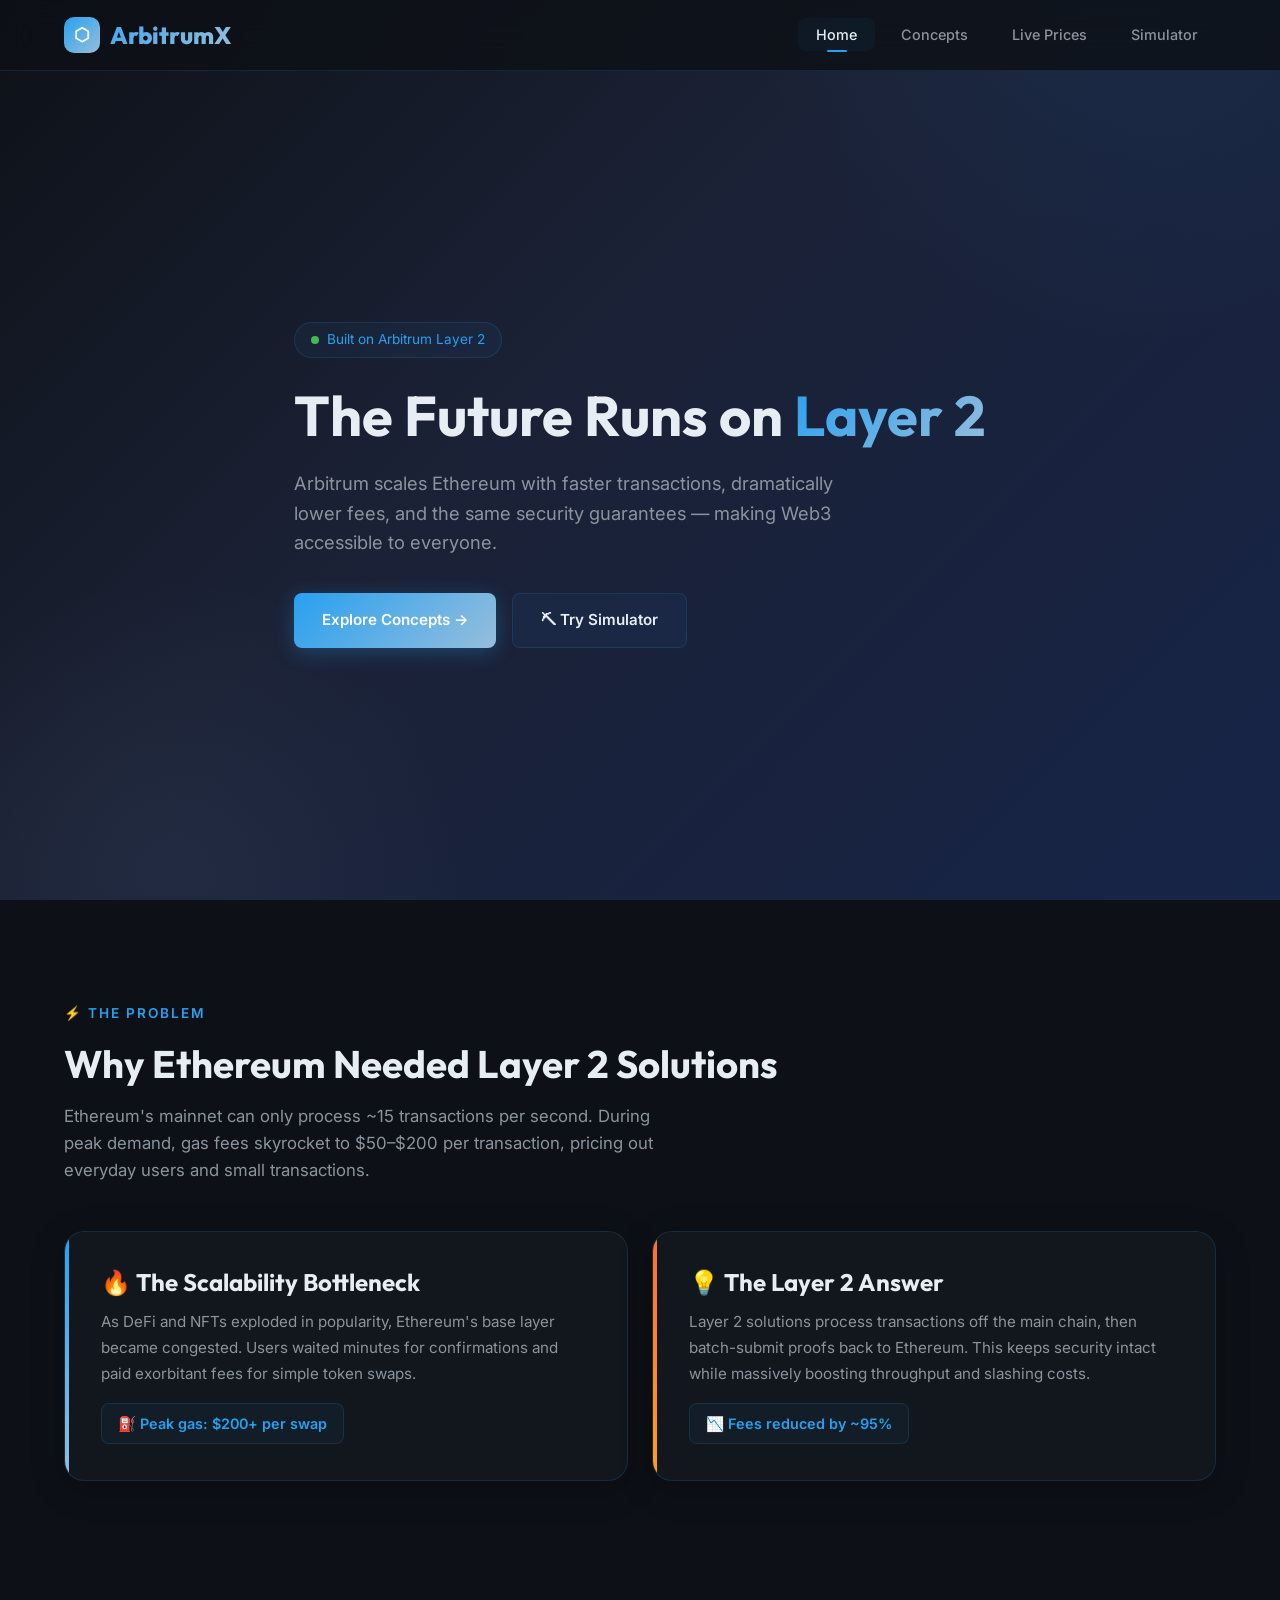
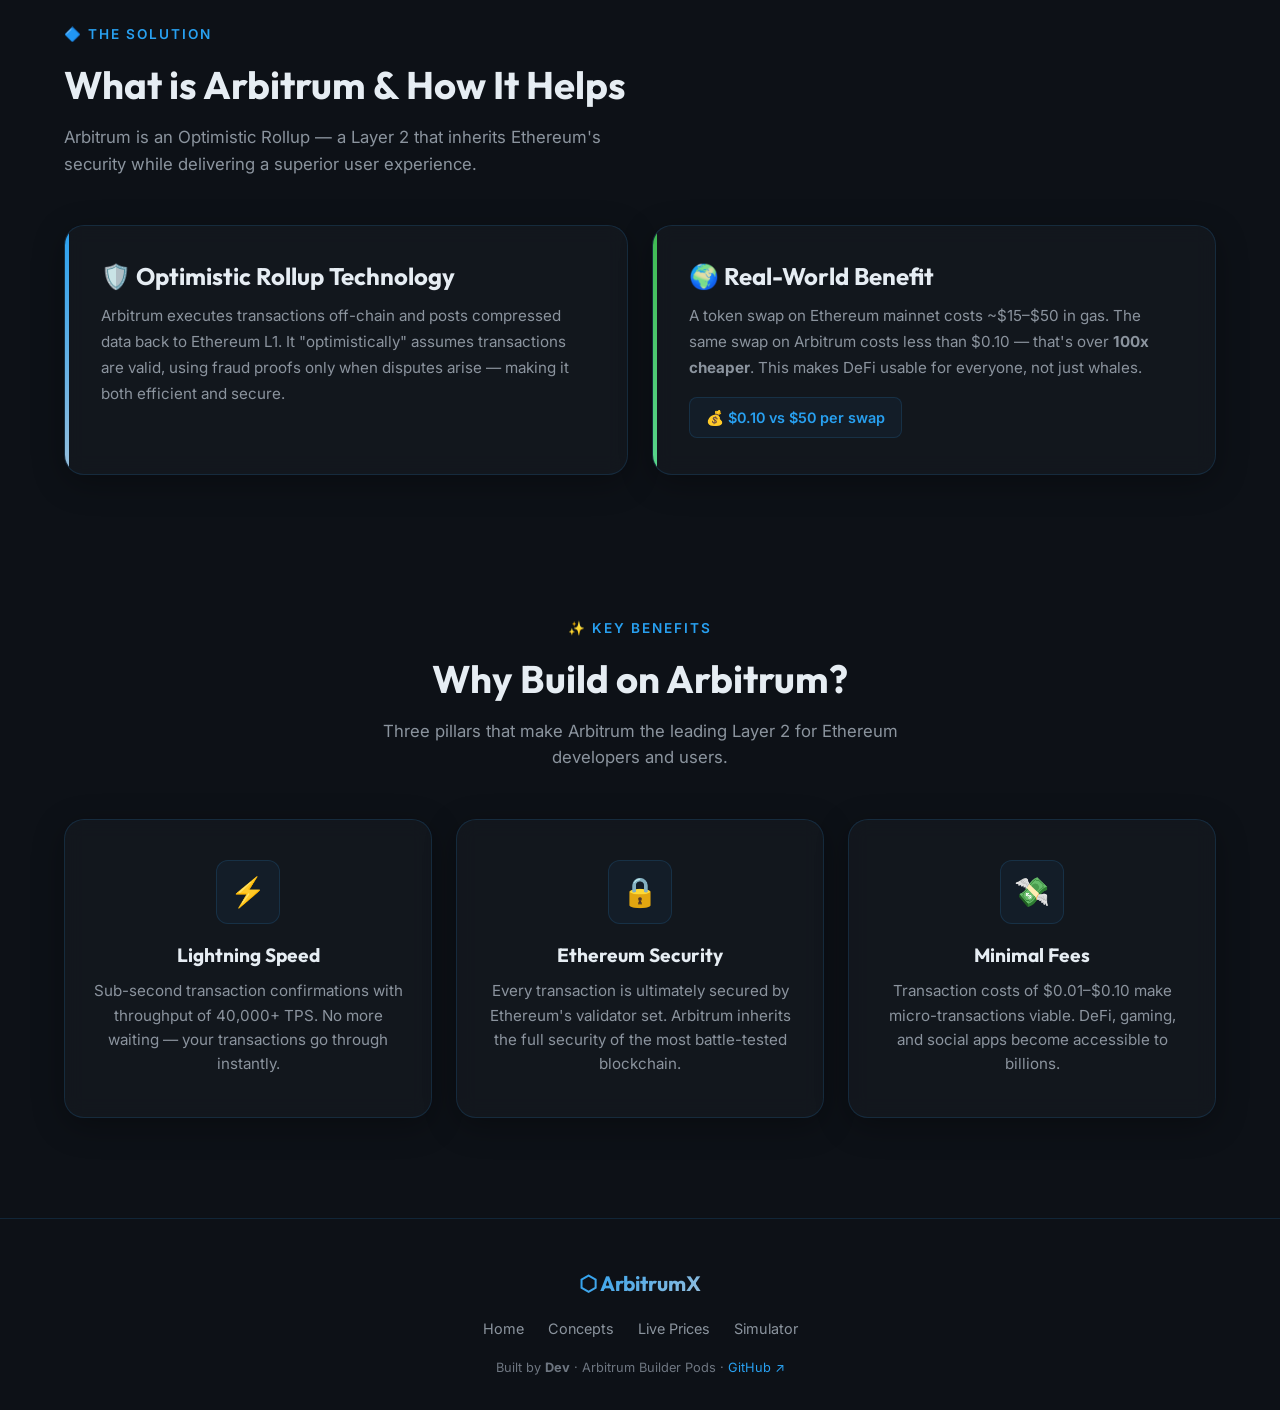
<file: index.html>
<!DOCTYPE html>
<html lang="en">
<head>
  <meta charset="UTF-8" />
  <meta name="viewport" content="width=device-width, initial-scale=1.0" />
  <title>ArbitrumX — The Future Runs on Layer 2</title>
  <meta name="description" content="Explore Arbitrum Layer 2 scaling for Ethereum. Learn Web3 concepts, track live crypto prices, and simulate block mining." />
  <link rel="stylesheet" href="css/styles.css" />
</head>
<body>

  <!-- HEADER -->
  <header class="site-header" id="site-header">
    <nav class="nav-inner">
      <a href="index.html" class="logo">
        <span class="logo-icon">⬡</span> ArbitrumX
      </a>
      <ul class="nav-links" id="nav-links">
        <li><a href="index.html" class="active" id="nav-home">Home</a></li>
        <li><a href="concepts.html" id="nav-concepts">Concepts</a></li>
        <li><a href="prices.html" id="nav-prices">Live Prices</a></li>
        <li><a href="simulator.html" id="nav-simulator">Simulator</a></li>
      </ul>
      <button class="hamburger" id="hamburger" aria-label="Toggle menu">
        <span></span><span></span><span></span>
      </button>
    </nav>
  </header>

  <!-- HERO -->
  <section class="hero" id="hero">
    <div class="container">
      <div class="hero-content">
        <div class="hero-badge">
          <span class="dot"></span> Built on Arbitrum Layer 2
        </div>
        <h1>The Future Runs on <span class="gradient-text">Layer 2</span></h1>
        <p>Arbitrum scales Ethereum with faster transactions, dramatically lower fees, and the same security guarantees — making Web3 accessible to everyone.</p>
        <div class="hero-buttons">
          <a href="concepts.html" class="btn btn-primary" id="cta-concepts">Explore Concepts →</a>
          <a href="simulator.html" class="btn btn-secondary" id="cta-simulator">⛏ Try Simulator</a>
        </div>
      </div>
    </div>
  </section>

  <!-- WHY LAYER 2 -->
  <section class="section" id="why-l2">
    <div class="container">
      <span class="section-label reveal">⚡ The Problem</span>
      <h2 class="section-title reveal">Why Ethereum Needed Layer 2 Solutions</h2>
      <p class="section-desc reveal">Ethereum's mainnet can only process ~15 transactions per second. During peak demand, gas fees skyrocket to $50–$200 per transaction, pricing out everyday users and small transactions.</p>
      <div class="info-grid">
        <div class="glass-card info-card blue reveal">
          <h3>🔥 The Scalability Bottleneck</h3>
          <p>As DeFi and NFTs exploded in popularity, Ethereum's base layer became congested. Users waited minutes for confirmations and paid exorbitant fees for simple token swaps.</p>
          <span class="stat">⛽ Peak gas: $200+ per swap</span>
        </div>
        <div class="glass-card info-card orange reveal">
          <h3>💡 The Layer 2 Answer</h3>
          <p>Layer 2 solutions process transactions off the main chain, then batch-submit proofs back to Ethereum. This keeps security intact while massively boosting throughput and slashing costs.</p>
          <span class="stat">📉 Fees reduced by ~95%</span>
        </div>
      </div>
    </div>
  </section>

  <!-- WHAT IS ARBITRUM -->
  <section class="section" id="what-is-arbitrum" style="padding-top: 40px;">
    <div class="container">
      <span class="section-label reveal">🔷 The Solution</span>
      <h2 class="section-title reveal">What is Arbitrum & How It Helps</h2>
      <p class="section-desc reveal">Arbitrum is an Optimistic Rollup — a Layer 2 that inherits Ethereum's security while delivering a superior user experience.</p>
      <div class="info-grid">
        <div class="glass-card info-card blue reveal">
          <h3>🛡️ Optimistic Rollup Technology</h3>
          <p>Arbitrum executes transactions off-chain and posts compressed data back to Ethereum L1. It "optimistically" assumes transactions are valid, using fraud proofs only when disputes arise — making it both efficient and secure.</p>
        </div>
        <div class="glass-card info-card green reveal">
          <h3>🌍 Real-World Benefit</h3>
          <p>A token swap on Ethereum mainnet costs ~$15–$50 in gas. The same swap on Arbitrum costs less than $0.10 — that's over <strong>100x cheaper</strong>. This makes DeFi usable for everyone, not just whales.</p>
          <span class="stat">💰 $0.10 vs $50 per swap</span>
        </div>
      </div>
    </div>
  </section>

  <!-- FEATURES -->
  <section class="section" id="features" style="padding-top: 40px;">
    <div class="container" style="text-align: center;">
      <span class="section-label reveal">✨ Key Benefits</span>
      <h2 class="section-title reveal" style="text-align: center;">Why Build on Arbitrum?</h2>
      <p class="section-desc reveal" style="margin-left: auto; margin-right: auto; text-align: center;">Three pillars that make Arbitrum the leading Layer 2 for Ethereum developers and users.</p>
      <div class="features-grid">
        <div class="glass-card feature-card reveal">
          <div class="feature-icon">⚡</div>
          <h3>Lightning Speed</h3>
          <p>Sub-second transaction confirmations with throughput of 40,000+ TPS. No more waiting — your transactions go through instantly.</p>
        </div>
        <div class="glass-card feature-card reveal">
          <div class="feature-icon">🔒</div>
          <h3>Ethereum Security</h3>
          <p>Every transaction is ultimately secured by Ethereum's validator set. Arbitrum inherits the full security of the most battle-tested blockchain.</p>
        </div>
        <div class="glass-card feature-card reveal">
          <div class="feature-icon">💸</div>
          <h3>Minimal Fees</h3>
          <p>Transaction costs of $0.01–$0.10 make micro-transactions viable. DeFi, gaming, and social apps become accessible to billions.</p>
        </div>
      </div>
    </div>
  </section>

  <!-- FOOTER -->
  <footer class="site-footer" id="site-footer">
    <div class="container">
      <div class="footer-content">
        <span class="footer-logo">⬡ ArbitrumX</span>
        <ul class="footer-links">
          <li><a href="index.html">Home</a></li>
          <li><a href="concepts.html">Concepts</a></li>
          <li><a href="prices.html">Live Prices</a></li>
          <li><a href="simulator.html">Simulator</a></li>
        </ul>
        <p class="footer-info">
          Built by <strong>Dev</strong> · Arbitrum Builder Pods ·
          <a href="https://github.com" target="_blank" rel="noopener">GitHub ↗</a>
        </p>
      </div>
    </div>
  </footer>

  <script src="js/main.js"></script>
</body>
</html>
</file>
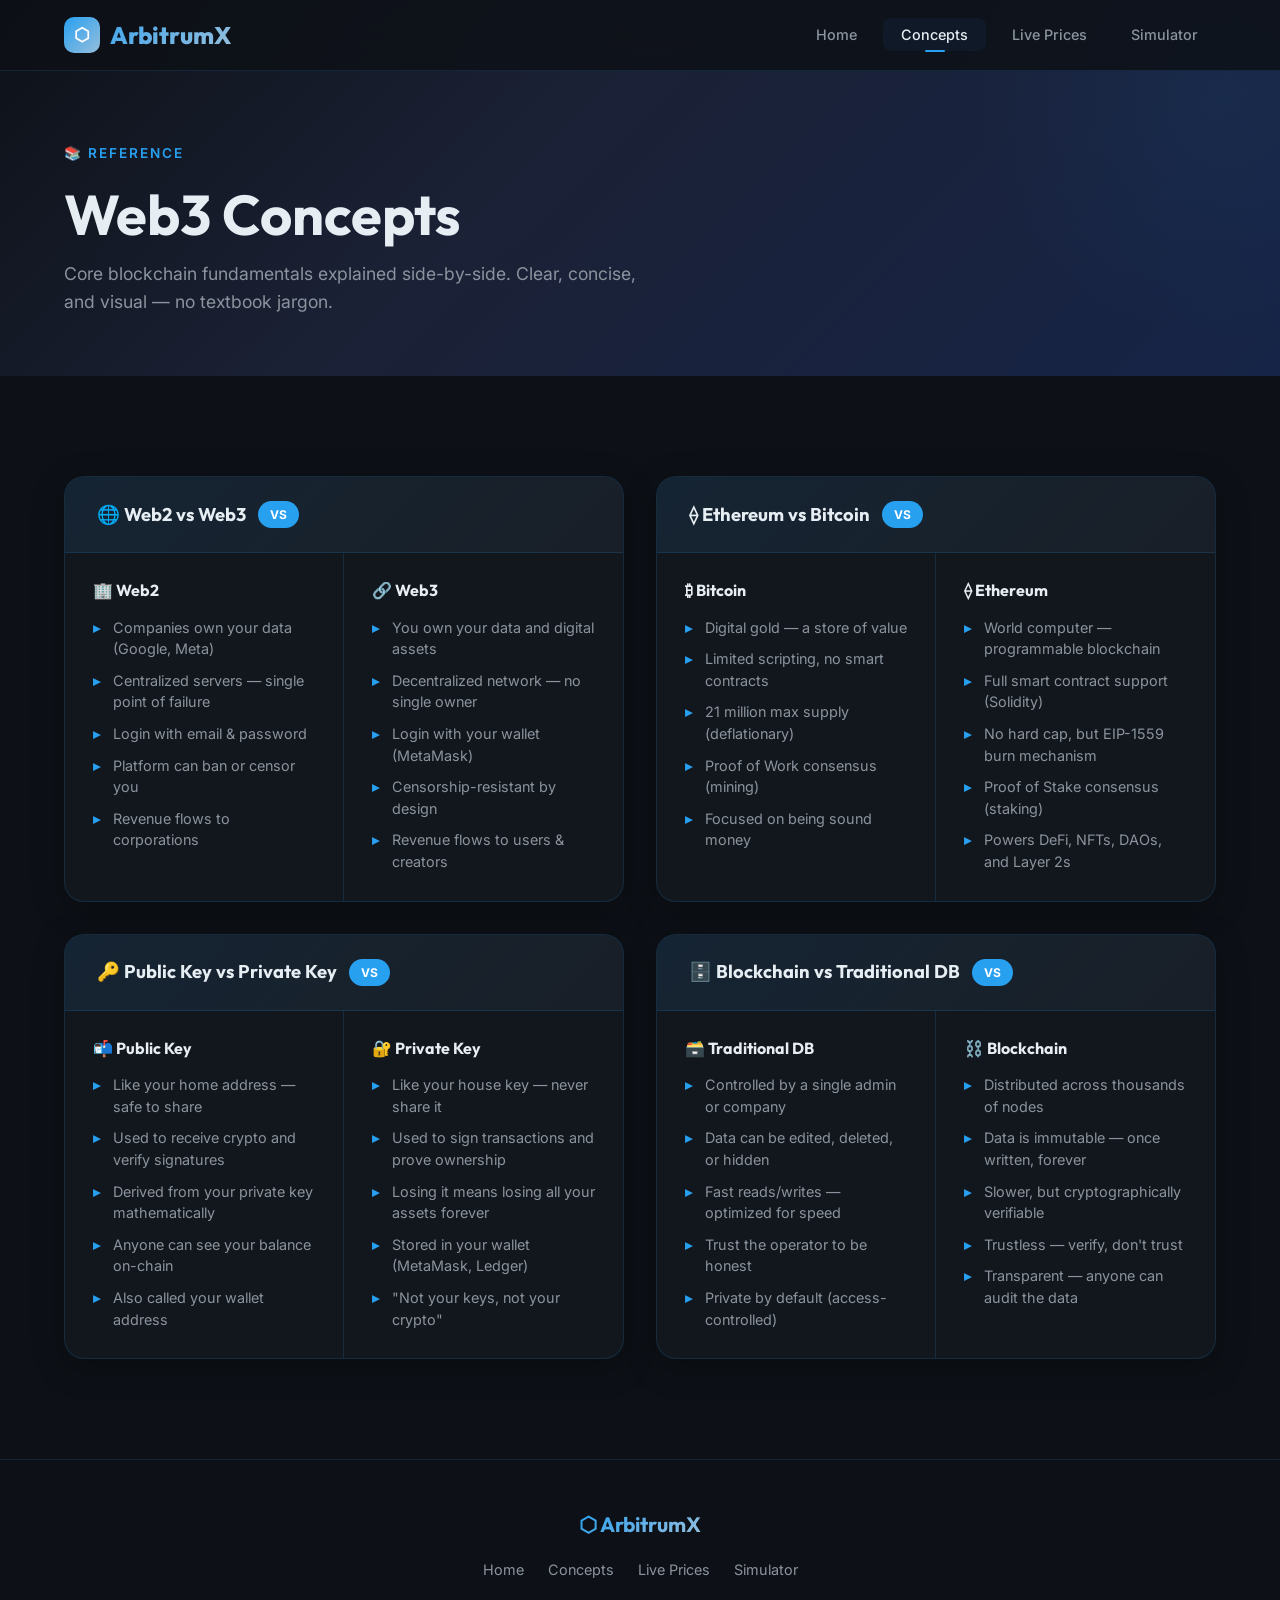
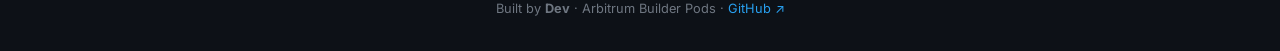
<file: concepts.html>
<!DOCTYPE html>
<html lang="en">
<head>
  <meta charset="UTF-8" />
  <meta name="viewport" content="width=device-width, initial-scale=1.0" />
  <title>Web3 Concepts — ArbitrumX</title>
  <meta name="description" content="Understand core Web3 concepts through visual comparison cards: Web2 vs Web3, Ethereum vs Bitcoin, Public vs Private Keys, and more." />
  <link rel="stylesheet" href="css/styles.css" />
</head>
<body>

  <!-- HEADER -->
  <header class="site-header" id="site-header">
    <nav class="nav-inner">
      <a href="index.html" class="logo"><span class="logo-icon">⬡</span> ArbitrumX</a>
      <ul class="nav-links" id="nav-links">
        <li><a href="index.html" id="nav-home">Home</a></li>
        <li><a href="concepts.html" class="active" id="nav-concepts">Concepts</a></li>
        <li><a href="prices.html" id="nav-prices">Live Prices</a></li>
        <li><a href="simulator.html" id="nav-simulator">Simulator</a></li>
      </ul>
      <button class="hamburger" id="hamburger" aria-label="Toggle menu"><span></span><span></span><span></span></button>
    </nav>
  </header>

  <!-- PAGE HEADER -->
  <section class="page-header" id="concepts-header">
    <div class="container">
      <span class="section-label">📚 Reference</span>
      <h1>Web3 <span class="gradient-text">Concepts</span></h1>
      <p>Core blockchain fundamentals explained side-by-side. Clear, concise, and visual — no textbook jargon.</p>
    </div>
  </section>

  <!-- COMPARISON CARDS -->
  <section class="section" id="concepts-section">
    <div class="container">
      <div class="concepts-grid">

        <!-- Web2 vs Web3 -->
        <div class="glass-card comparison-card reveal" id="card-web2-web3">
          <div class="comparison-header">
            <h3>🌐 Web2 vs Web3</h3>
            <span class="vs-badge">VS</span>
          </div>
          <div class="comparison-body">
            <div class="comparison-side">
              <h4>🏢 Web2</h4>
              <ul>
                <li>Companies own your data (Google, Meta)</li>
                <li>Centralized servers — single point of failure</li>
                <li>Login with email & password</li>
                <li>Platform can ban or censor you</li>
                <li>Revenue flows to corporations</li>
              </ul>
            </div>
            <div class="comparison-side">
              <h4>🔗 Web3</h4>
              <ul>
                <li>You own your data and digital assets</li>
                <li>Decentralized network — no single owner</li>
                <li>Login with your wallet (MetaMask)</li>
                <li>Censorship-resistant by design</li>
                <li>Revenue flows to users & creators</li>
              </ul>
            </div>
          </div>
        </div>

        <!-- Ethereum vs Bitcoin -->
        <div class="glass-card comparison-card reveal" id="card-eth-btc">
          <div class="comparison-header">
            <h3>⟠ Ethereum vs Bitcoin</h3>
            <span class="vs-badge">VS</span>
          </div>
          <div class="comparison-body">
            <div class="comparison-side">
              <h4>₿ Bitcoin</h4>
              <ul>
                <li>Digital gold — a store of value</li>
                <li>Limited scripting, no smart contracts</li>
                <li>21 million max supply (deflationary)</li>
                <li>Proof of Work consensus (mining)</li>
                <li>Focused on being sound money</li>
              </ul>
            </div>
            <div class="comparison-side">
              <h4>⟠ Ethereum</h4>
              <ul>
                <li>World computer — programmable blockchain</li>
                <li>Full smart contract support (Solidity)</li>
                <li>No hard cap, but EIP-1559 burn mechanism</li>
                <li>Proof of Stake consensus (staking)</li>
                <li>Powers DeFi, NFTs, DAOs, and Layer 2s</li>
              </ul>
            </div>
          </div>
        </div>

        <!-- Public Key vs Private Key -->
        <div class="glass-card comparison-card reveal" id="card-keys">
          <div class="comparison-header">
            <h3>🔑 Public Key vs Private Key</h3>
            <span class="vs-badge">VS</span>
          </div>
          <div class="comparison-body">
            <div class="comparison-side">
              <h4>📬 Public Key</h4>
              <ul>
                <li>Like your home address — safe to share</li>
                <li>Used to receive crypto and verify signatures</li>
                <li>Derived from your private key mathematically</li>
                <li>Anyone can see your balance on-chain</li>
                <li>Also called your wallet address</li>
              </ul>
            </div>
            <div class="comparison-side">
              <h4>🔐 Private Key</h4>
              <ul>
                <li>Like your house key — never share it</li>
                <li>Used to sign transactions and prove ownership</li>
                <li>Losing it means losing all your assets forever</li>
                <li>Stored in your wallet (MetaMask, Ledger)</li>
                <li>"Not your keys, not your crypto"</li>
              </ul>
            </div>
          </div>
        </div>

        <!-- Blockchain vs Traditional Databases -->
        <div class="glass-card comparison-card reveal" id="card-blockchain-db">
          <div class="comparison-header">
            <h3>🗄️ Blockchain vs Traditional DB</h3>
            <span class="vs-badge">VS</span>
          </div>
          <div class="comparison-body">
            <div class="comparison-side">
              <h4>🗃️ Traditional DB</h4>
              <ul>
                <li>Controlled by a single admin or company</li>
                <li>Data can be edited, deleted, or hidden</li>
                <li>Fast reads/writes — optimized for speed</li>
                <li>Trust the operator to be honest</li>
                <li>Private by default (access-controlled)</li>
              </ul>
            </div>
            <div class="comparison-side">
              <h4>⛓️ Blockchain</h4>
              <ul>
                <li>Distributed across thousands of nodes</li>
                <li>Data is immutable — once written, forever</li>
                <li>Slower, but cryptographically verifiable</li>
                <li>Trustless — verify, don't trust</li>
                <li>Transparent — anyone can audit the data</li>
              </ul>
            </div>
          </div>
        </div>

      </div>
    </div>
  </section>

  <!-- FOOTER -->
  <footer class="site-footer" id="site-footer">
    <div class="container">
      <div class="footer-content">
        <span class="footer-logo">⬡ ArbitrumX</span>
        <ul class="footer-links">
          <li><a href="index.html">Home</a></li>
          <li><a href="concepts.html">Concepts</a></li>
          <li><a href="prices.html">Live Prices</a></li>
          <li><a href="simulator.html">Simulator</a></li>
        </ul>
        <p class="footer-info">
          Built by <strong>Dev</strong> · Arbitrum Builder Pods ·
          <a href="https://github.com" target="_blank" rel="noopener">GitHub ↗</a>
        </p>
      </div>
    </div>
  </footer>

  <script src="js/main.js"></script>
</body>
</html>
</file>
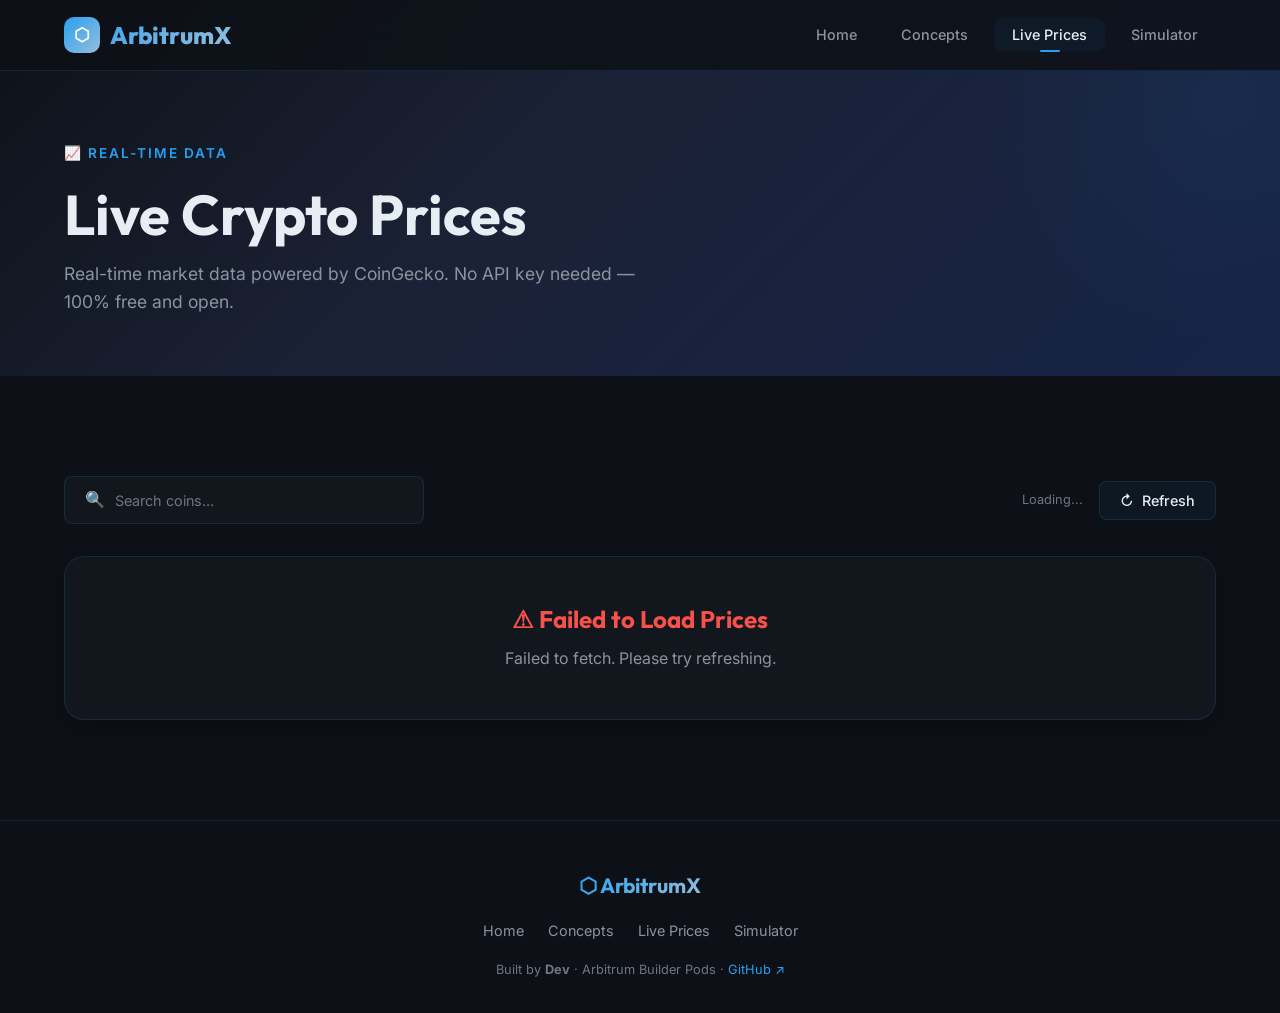
<file: prices.html>
<!DOCTYPE html>
<html lang="en">
<head>
  <meta charset="UTF-8" />
  <meta name="viewport" content="width=device-width, initial-scale=1.0" />
  <title>Live Crypto Prices — ArbitrumX</title>
  <meta name="description" content="Track real-time cryptocurrency prices for Bitcoin, Ethereum, Solana, Polygon, and Arbitrum from CoinGecko." />
  <link rel="stylesheet" href="css/styles.css" />
</head>
<body>

  <!-- HEADER -->
  <header class="site-header" id="site-header">
    <nav class="nav-inner">
      <a href="index.html" class="logo"><span class="logo-icon">⬡</span> ArbitrumX</a>
      <ul class="nav-links" id="nav-links">
        <li><a href="index.html" id="nav-home">Home</a></li>
        <li><a href="concepts.html" id="nav-concepts">Concepts</a></li>
        <li><a href="prices.html" class="active" id="nav-prices">Live Prices</a></li>
        <li><a href="simulator.html" id="nav-simulator">Simulator</a></li>
      </ul>
      <button class="hamburger" id="hamburger" aria-label="Toggle menu"><span></span><span></span><span></span></button>
    </nav>
  </header>

  <!-- PAGE HEADER -->
  <section class="page-header" id="prices-header">
    <div class="container">
      <span class="section-label">📈 Real-Time Data</span>
      <h1>Live <span class="gradient-text">Crypto Prices</span></h1>
      <p>Real-time market data powered by CoinGecko. No API key needed — 100% free and open.</p>
    </div>
  </section>

  <!-- PRICES DASHBOARD -->
  <section class="section" id="prices-section">
    <div class="container">
      <div class="prices-toolbar reveal">
        <div class="search-box" id="search-box">
          <span>🔍</span>
          <input type="text" id="search-input" placeholder="Search coins..." aria-label="Search coins" />
        </div>
        <div style="display: flex; align-items: center; gap: 16px;">
          <span class="last-updated" id="last-updated">Loading...</span>
          <button class="refresh-btn" id="refresh-btn" aria-label="Refresh prices">
            <span class="refresh-icon">↻</span> Refresh
          </button>
        </div>
      </div>

      <div class="prices-grid" id="prices-grid">
        <!-- Loading skeletons -->
        <div class="glass-card price-card skeleton" style="height: 180px;"></div>
        <div class="glass-card price-card skeleton" style="height: 180px;"></div>
        <div class="glass-card price-card skeleton" style="height: 180px;"></div>
        <div class="glass-card price-card skeleton" style="height: 180px;"></div>
        <div class="glass-card price-card skeleton" style="height: 180px;"></div>
      </div>
    </div>
  </section>

  <!-- FOOTER -->
  <footer class="site-footer" id="site-footer">
    <div class="container">
      <div class="footer-content">
        <span class="footer-logo">⬡ ArbitrumX</span>
        <ul class="footer-links">
          <li><a href="index.html">Home</a></li>
          <li><a href="concepts.html">Concepts</a></li>
          <li><a href="prices.html">Live Prices</a></li>
          <li><a href="simulator.html">Simulator</a></li>
        </ul>
        <p class="footer-info">
          Built by <strong>Dev</strong> · Arbitrum Builder Pods ·
          <a href="https://github.com" target="_blank" rel="noopener">GitHub ↗</a>
        </p>
      </div>
    </div>
  </footer>

  <script src="js/main.js"></script>
  <script src="js/prices.js"></script>
</body>
</html>
</file>
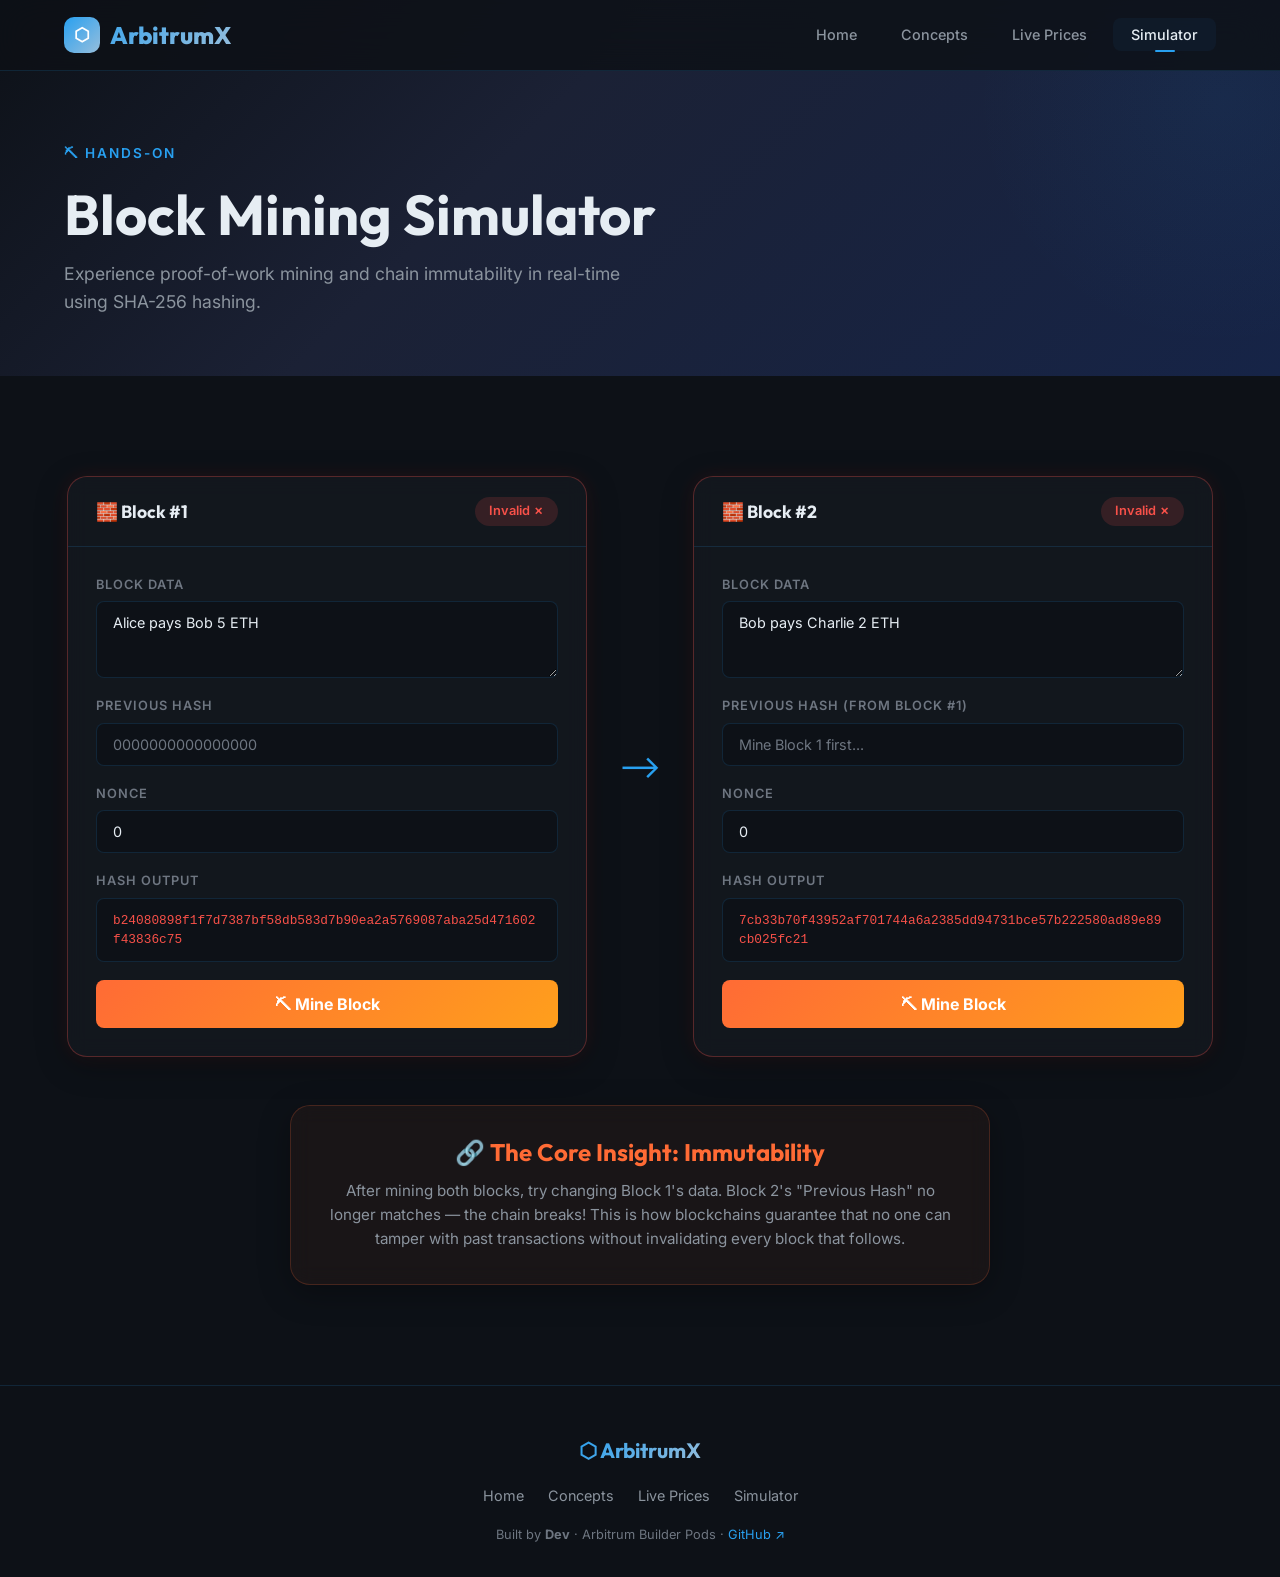
<file: simulator.html>
<!DOCTYPE html>
<html lang="en">
<head>
  <meta charset="UTF-8" />
  <meta name="viewport" content="width=device-width, initial-scale=1.0" />
  <title>Block Mining Simulator — ArbitrumX</title>
  <meta name="description" content="Interactive blockchain mining simulator. Learn hashing, nonces, proof-of-work, and chain immutability hands-on." />
  <link rel="stylesheet" href="css/styles.css" />
</head>
<body>

  <!-- HEADER -->
  <header class="site-header" id="site-header">
    <nav class="nav-inner">
      <a href="index.html" class="logo"><span class="logo-icon">⬡</span> ArbitrumX</a>
      <ul class="nav-links" id="nav-links">
        <li><a href="index.html" id="nav-home">Home</a></li>
        <li><a href="concepts.html" id="nav-concepts">Concepts</a></li>
        <li><a href="prices.html" id="nav-prices">Live Prices</a></li>
        <li><a href="simulator.html" class="active" id="nav-simulator">Simulator</a></li>
      </ul>
      <button class="hamburger" id="hamburger" aria-label="Toggle menu"><span></span><span></span><span></span></button>
    </nav>
  </header>

  <!-- PAGE HEADER -->
  <section class="page-header" id="sim-header">
    <div class="container">
      <span class="section-label">⛏ Hands-On</span>
      <h1>Block Mining <span class="gradient-text">Simulator</span></h1>
      <p>Experience proof-of-work mining and chain immutability in real-time using SHA-256 hashing.</p>
    </div>
  </section>

  <!-- SIMULATOR -->
  <section class="section" id="sim-section">
    <div class="container">
      <div class="sim-chain" id="sim-chain">

        <!-- BLOCK 1 -->
        <div class="glass-card block-card reveal" id="block-1-card">
          <div class="block-header">
            <h3>🧱 Block #1</h3>
            <span class="block-status invalid" id="block-1-status">Invalid ✗</span>
          </div>
          <div class="block-body">
            <div class="field-group">
              <label for="block-1-data">Block Data</label>
              <textarea id="block-1-data" rows="3" placeholder="Enter transaction data...">Alice pays Bob 5 ETH</textarea>
            </div>
            <div class="field-group">
              <label for="block-1-prev">Previous Hash</label>
              <input type="text" id="block-1-prev" value="0000000000000000" readonly />
            </div>
            <div class="field-group">
              <label for="block-1-nonce">Nonce</label>
              <input type="number" id="block-1-nonce" value="0" min="0" />
            </div>
            <div class="field-group">
              <label>Hash Output</label>
              <div class="hash-display" id="block-1-hash">Click "Mine" to compute...</div>
            </div>
            <button class="mine-btn" id="mine-btn-1" aria-label="Mine Block 1">⛏ Mine Block</button>
          </div>
        </div>

        <!-- CHAIN LINK -->
        <div class="chain-link" aria-hidden="true">⟶</div>

        <!-- BLOCK 2 -->
        <div class="glass-card block-card reveal" id="block-2-card">
          <div class="block-header">
            <h3>🧱 Block #2</h3>
            <span class="block-status invalid" id="block-2-status">Invalid ✗</span>
          </div>
          <div class="block-body">
            <div class="field-group">
              <label for="block-2-data">Block Data</label>
              <textarea id="block-2-data" rows="3" placeholder="Enter transaction data...">Bob pays Charlie 2 ETH</textarea>
            </div>
            <div class="field-group">
              <label for="block-2-prev">Previous Hash (from Block #1)</label>
              <input type="text" id="block-2-prev" value="Mine Block 1 first..." readonly />
            </div>
            <div class="field-group">
              <label for="block-2-nonce">Nonce</label>
              <input type="number" id="block-2-nonce" value="0" min="0" />
            </div>
            <div class="field-group">
              <label>Hash Output</label>
              <div class="hash-display" id="block-2-hash">Mine Block 1 first, then mine this block...</div>
            </div>
            <button class="mine-btn" id="mine-btn-2" aria-label="Mine Block 2">⛏ Mine Block</button>
          </div>
        </div>

      </div>

      <!-- EXPLANATION -->
      <div class="sim-explanation reveal">
        <div class="glass-card">
          <h3>🔗 The Core Insight: Immutability</h3>
          <p>After mining both blocks, try changing Block 1's data. Block 2's "Previous Hash" no longer matches — the chain breaks! This is how blockchains guarantee that no one can tamper with past transactions without invalidating every block that follows.</p>
        </div>
      </div>
    </div>
  </section>

  <!-- FOOTER -->
  <footer class="site-footer" id="site-footer">
    <div class="container">
      <div class="footer-content">
        <span class="footer-logo">⬡ ArbitrumX</span>
        <ul class="footer-links">
          <li><a href="index.html">Home</a></li>
          <li><a href="concepts.html">Concepts</a></li>
          <li><a href="prices.html">Live Prices</a></li>
          <li><a href="simulator.html">Simulator</a></li>
        </ul>
        <p class="footer-info">
          Built by <strong>Dev</strong> · Arbitrum Builder Pods ·
          <a href="https://github.com" target="_blank" rel="noopener">GitHub ↗</a>
        </p>
      </div>
    </div>
  </footer>

  <script src="js/main.js"></script>
  <script src="js/simulator.js"></script>
</body>
</html>
</file>
<file: css/styles.css>
@import url('https://fonts.googleapis.com/css2?family=Inter:wght@300;400;500;600;700&family=Outfit:wght@400;500;600;700;800&display=swap');

/* ===== DESIGN TOKENS ===== */
:root {
  --bg-primary: #0D1117;
  --bg-secondary: #161B22;
  --bg-card: rgba(22, 27, 34, 0.7);
  --bg-glass: rgba(40, 160, 240, 0.05);
  --border-glass: rgba(40, 160, 240, 0.15);
  --text-primary: #E6EDF3;
  --text-secondary: #8B949E;
  --text-muted: #6E7681;
  --accent-blue: #28A0F0;
  --accent-cyan: #96BEDC;
  --accent-orange: #FF6B35;
  --accent-green: #3FB950;
  --accent-red: #F85149;
  --gradient-hero: linear-gradient(135deg, #0D1117 0%, #1B2135 40%, #162447 100%);
  --gradient-accent: linear-gradient(135deg, #28A0F0, #96BEDC);
  --gradient-orange: linear-gradient(135deg, #FF6B35, #FF9F1C);
  --shadow-card: 0 8px 32px rgba(0, 0, 0, 0.3);
  --shadow-glow: 0 0 30px rgba(40, 160, 240, 0.15);
  --radius-sm: 8px;
  --radius-md: 12px;
  --radius-lg: 20px;
  --radius-xl: 24px;
  --transition: 0.3s cubic-bezier(0.4, 0, 0.2, 1);
  --font-body: 'Inter', sans-serif;
  --font-heading: 'Outfit', sans-serif;
}

/* ===== RESET & BASE ===== */
*, *::before, *::after { box-sizing: border-box; margin: 0; padding: 0; }

html { scroll-behavior: smooth; font-size: 16px; }

body {
  font-family: var(--font-body);
  background: var(--bg-primary);
  color: var(--text-primary);
  line-height: 1.6;
  overflow-x: hidden;
  min-height: 100vh;
}

h1, h2, h3, h4, h5, h6 { font-family: var(--font-heading); font-weight: 700; line-height: 1.2; }
h1 { font-size: clamp(2.2rem, 5vw, 3.5rem); }
h2 { font-size: clamp(1.6rem, 3.5vw, 2.4rem); }
h3 { font-size: clamp(1.2rem, 2.5vw, 1.5rem); }

a { color: var(--accent-blue); text-decoration: none; transition: var(--transition); }
a:hover { color: var(--accent-cyan); }

img { max-width: 100%; display: block; }

.container { max-width: 1200px; margin: 0 auto; padding: 0 24px; }

/* ===== HEADER / NAV ===== */
.site-header {
  position: fixed; top: 0; left: 0; right: 0; z-index: 1000;
  background: rgba(13, 17, 23, 0.85);
  backdrop-filter: blur(20px); -webkit-backdrop-filter: blur(20px);
  border-bottom: 1px solid var(--border-glass);
  transition: var(--transition);
}

.nav-inner {
  max-width: 1200px; margin: 0 auto; padding: 0 24px;
  display: flex; align-items: center; justify-content: space-between;
  height: 70px;
}

.logo {
  font-family: var(--font-heading); font-size: 1.5rem; font-weight: 800;
  background: var(--gradient-accent); -webkit-background-clip: text;
  -webkit-text-fill-color: transparent; background-clip: text;
  display: flex; align-items: center; gap: 10px;
}

.logo-icon {
  width: 36px; height: 36px; border-radius: 10px;
  background: var(--gradient-accent);
  display: flex; align-items: center; justify-content: center;
  font-size: 1.1rem; -webkit-text-fill-color: #fff;
}

.nav-links { display: flex; gap: 8px; list-style: none; }

.nav-links a {
  padding: 8px 18px; border-radius: var(--radius-sm);
  color: var(--text-secondary); font-weight: 500; font-size: 0.9rem;
  transition: var(--transition); position: relative;
}

.nav-links a:hover, .nav-links a.active {
  color: var(--text-primary); background: var(--bg-glass);
}

.nav-links a.active::after {
  content: ''; position: absolute; bottom: -1px; left: 50%; transform: translateX(-50%);
  width: 20px; height: 2px; background: var(--accent-blue); border-radius: 2px;
}

.hamburger {
  display: none; flex-direction: column; gap: 5px; cursor: pointer;
  background: none; border: none; padding: 8px;
}

.hamburger span {
  width: 24px; height: 2px; background: var(--text-primary);
  transition: var(--transition); border-radius: 2px;
}

/* ===== HERO SECTION ===== */
.hero {
  min-height: 100vh; display: flex; align-items: center;
  background: var(--gradient-hero); position: relative; overflow: hidden;
  padding-top: 70px;
}

.hero::before {
  content: ''; position: absolute; top: -50%; right: -20%;
  width: 800px; height: 800px; border-radius: 50%;
  background: radial-gradient(circle, rgba(40, 160, 240, 0.08) 0%, transparent 70%);
  animation: pulse-glow 6s ease-in-out infinite;
}

.hero::after {
  content: ''; position: absolute; bottom: -30%; left: -10%;
  width: 600px; height: 600px; border-radius: 50%;
  background: radial-gradient(circle, rgba(150, 190, 220, 0.06) 0%, transparent 70%);
  animation: pulse-glow 8s ease-in-out infinite reverse;
}

@keyframes pulse-glow {
  0%, 100% { transform: scale(1); opacity: 0.5; }
  50% { transform: scale(1.15); opacity: 1; }
}

.hero-content {
  position: relative; z-index: 1; max-width: 700px;
}

.hero-badge {
  display: inline-flex; align-items: center; gap: 8px;
  padding: 6px 16px; border-radius: 50px;
  background: var(--bg-glass); border: 1px solid var(--border-glass);
  font-size: 0.85rem; color: var(--accent-blue); margin-bottom: 24px;
  animation: fade-in-up 0.8s ease;
}

.hero-badge .dot {
  width: 8px; height: 8px; border-radius: 50%; background: var(--accent-green);
  animation: blink 2s infinite;
}

@keyframes blink { 0%, 100% { opacity: 1; } 50% { opacity: 0.3; } }

.hero h1 { margin-bottom: 20px; animation: fade-in-up 0.8s ease 0.1s both; }

.hero h1 .gradient-text {
  background: var(--gradient-accent); -webkit-background-clip: text;
  -webkit-text-fill-color: transparent; background-clip: text;
}

.hero p {
  font-size: 1.15rem; color: var(--text-secondary);
  margin-bottom: 36px; max-width: 540px;
  animation: fade-in-up 0.8s ease 0.2s both;
}

.hero-buttons {
  display: flex; gap: 16px; flex-wrap: wrap;
  animation: fade-in-up 0.8s ease 0.3s both;
}

@keyframes fade-in-up {
  from { opacity: 0; transform: translateY(24px); }
  to { opacity: 1; transform: translateY(0); }
}

/* ===== BUTTONS ===== */
.btn {
  display: inline-flex; align-items: center; gap: 8px;
  padding: 14px 28px; border-radius: var(--radius-sm);
  font-family: var(--font-body); font-weight: 600; font-size: 0.95rem;
  cursor: pointer; border: none; transition: var(--transition);
}

.btn-primary {
  background: var(--gradient-accent); color: #fff;
  box-shadow: 0 4px 20px rgba(40, 160, 240, 0.3);
}

.btn-primary:hover {
  transform: translateY(-2px);
  box-shadow: 0 8px 30px rgba(40, 160, 240, 0.45);
  color: #fff;
}

.btn-secondary {
  background: var(--bg-glass); color: var(--text-primary);
  border: 1px solid var(--border-glass);
}

.btn-secondary:hover {
  background: rgba(40, 160, 240, 0.1); transform: translateY(-2px);
  color: var(--text-primary);
}

/* ===== SECTIONS ===== */
.section { padding: 100px 0; position: relative; }

.section-label {
  display: inline-flex; align-items: center; gap: 8px;
  font-size: 0.85rem; font-weight: 600; color: var(--accent-blue);
  text-transform: uppercase; letter-spacing: 2px; margin-bottom: 16px;
}

.section-title { margin-bottom: 16px; }

.section-desc {
  color: var(--text-secondary); font-size: 1.05rem;
  max-width: 600px; margin-bottom: 48px;
}

/* ===== GLASS CARD ===== */
.glass-card {
  background: var(--bg-card);
  border: 1px solid var(--border-glass);
  border-radius: var(--radius-lg);
  padding: 32px;
  backdrop-filter: blur(10px); -webkit-backdrop-filter: blur(10px);
  box-shadow: var(--shadow-card);
  transition: var(--transition);
}

.glass-card:hover {
  transform: translateY(-4px);
  box-shadow: var(--shadow-card), var(--shadow-glow);
  border-color: rgba(40, 160, 240, 0.3);
}

/* ===== FEATURE CARDS ===== */
.features-grid {
  display: grid;
  grid-template-columns: repeat(auto-fit, minmax(300px, 1fr));
  gap: 24px;
}

.feature-card { text-align: center; padding: 40px 28px; }

.feature-icon {
  width: 64px; height: 64px; border-radius: var(--radius-md);
  background: var(--bg-glass); border: 1px solid var(--border-glass);
  display: flex; align-items: center; justify-content: center;
  margin: 0 auto 20px; font-size: 1.8rem;
}

.feature-card h3 { margin-bottom: 12px; font-size: 1.2rem; }
.feature-card p { color: var(--text-secondary); font-size: 0.95rem; }

/* ===== INFO CARDS (L2 Explainer) ===== */
.info-grid {
  display: grid; grid-template-columns: repeat(auto-fit, minmax(340px, 1fr));
  gap: 24px;
}

.info-card {
  padding: 36px; position: relative; overflow: hidden;
}

.info-card::before {
  content: ''; position: absolute; top: 0; left: 0;
  width: 4px; height: 100%; border-radius: 4px 0 0 4px;
}

.info-card.blue::before { background: var(--gradient-accent); }
.info-card.orange::before { background: var(--gradient-orange); }
.info-card.green::before { background: linear-gradient(135deg, var(--accent-green), #58D68D); }

.info-card h3 { margin-bottom: 12px; }
.info-card p { color: var(--text-secondary); font-size: 0.95rem; line-height: 1.7; }

.info-card .stat {
  display: inline-flex; align-items: center; gap: 8px;
  margin-top: 16px; padding: 8px 16px; border-radius: var(--radius-sm);
  background: var(--bg-glass); border: 1px solid var(--border-glass);
  font-weight: 600; font-size: 0.9rem; color: var(--accent-blue);
}

/* ===== COMPARISON CARDS (Page 2) ===== */
.concepts-grid {
  display: grid; grid-template-columns: repeat(auto-fit, minmax(500px, 1fr));
  gap: 32px;
}

.comparison-card { padding: 0; overflow: hidden; }

.comparison-header {
  padding: 24px 32px;
  background: linear-gradient(135deg, rgba(40, 160, 240, 0.1), rgba(150, 190, 220, 0.05));
  border-bottom: 1px solid var(--border-glass);
  display: flex; align-items: center; gap: 12px;
}

.comparison-header h3 { font-size: 1.15rem; }

.comparison-header .vs-badge {
  padding: 4px 12px; border-radius: 50px;
  background: var(--accent-blue); color: #fff;
  font-size: 0.75rem; font-weight: 700;
}

.comparison-body { display: grid; grid-template-columns: 1fr 1fr; }

.comparison-side {
  padding: 28px;
  position: relative;
}

.comparison-side:first-child {
  border-right: 1px solid var(--border-glass);
}

.comparison-side h4 {
  font-size: 1rem; margin-bottom: 16px; display: flex;
  align-items: center; gap: 8px;
}

.comparison-side ul {
  list-style: none; display: flex; flex-direction: column; gap: 10px;
}

.comparison-side li {
  padding-left: 20px; position: relative;
  color: var(--text-secondary); font-size: 0.9rem; line-height: 1.5;
}

.comparison-side li::before {
  content: '▸'; position: absolute; left: 0; color: var(--accent-blue);
  font-weight: bold;
}

/* ===== PRICE CARDS (Page 3) ===== */
.prices-grid {
  display: grid; grid-template-columns: repeat(auto-fill, minmax(280px, 1fr));
  gap: 24px;
}

.price-card { padding: 28px; position: relative; overflow: hidden; }

.price-card-header {
  display: flex; align-items: center; justify-content: space-between;
  margin-bottom: 20px;
}

.coin-info { display: flex; align-items: center; gap: 14px; }

.coin-icon {
  width: 48px; height: 48px; border-radius: 50%;
  display: flex; align-items: center; justify-content: center;
  font-size: 1.4rem; font-weight: 700;
}

.coin-icon.btc { background: linear-gradient(135deg, #F7931A, #FFAB40); color: #fff; }
.coin-icon.eth { background: linear-gradient(135deg, #627EEA, #8C9EFF); color: #fff; }
.coin-icon.sol { background: linear-gradient(135deg, #9945FF, #14F195); color: #fff; }
.coin-icon.matic { background: linear-gradient(135deg, #8247E5, #A855F7); color: #fff; }
.coin-icon.arb { background: linear-gradient(135deg, #28A0F0, #96BEDC); color: #fff; }

.coin-name { font-weight: 600; font-size: 1rem; }
.coin-symbol { color: var(--text-muted); font-size: 0.8rem; text-transform: uppercase; }

.price-value {
  font-family: var(--font-heading); font-size: 1.8rem; font-weight: 700;
  margin-bottom: 8px;
}

.price-change {
  display: inline-flex; align-items: center; gap: 6px;
  padding: 4px 12px; border-radius: 50px; font-size: 0.85rem; font-weight: 600;
}

.price-change.up { background: rgba(63, 185, 80, 0.1); color: var(--accent-green); }
.price-change.down { background: rgba(248, 81, 73, 0.1); color: var(--accent-red); }

.price-pulse {
  position: absolute; top: 16px; right: 16px;
  width: 10px; height: 10px; border-radius: 50%;
}

.price-pulse.live { background: var(--accent-green); animation: blink 2s infinite; }

.price-bar {
  margin-top: 16px; height: 4px; border-radius: 4px;
  background: rgba(255,255,255,0.05); overflow: hidden;
}

.price-bar-fill {
  height: 100%; border-radius: 4px;
  transition: width 1s ease;
}

.prices-toolbar {
  display: flex; align-items: center; justify-content: space-between;
  gap: 16px; margin-bottom: 32px; flex-wrap: wrap;
}

.search-box {
  display: flex; align-items: center; gap: 10px;
  padding: 10px 20px; border-radius: var(--radius-sm);
  background: var(--bg-card); border: 1px solid var(--border-glass);
  flex: 1; max-width: 360px;
}

.search-box input {
  background: none; border: none; outline: none;
  color: var(--text-primary); font-family: var(--font-body);
  font-size: 0.9rem; width: 100%;
}

.search-box input::placeholder { color: var(--text-muted); }

.refresh-btn {
  display: inline-flex; align-items: center; gap: 8px;
  padding: 10px 20px; border-radius: var(--radius-sm);
  background: var(--bg-glass); border: 1px solid var(--border-glass);
  color: var(--text-primary); font-family: var(--font-body);
  font-size: 0.9rem; font-weight: 500; cursor: pointer;
  transition: var(--transition);
}

.refresh-btn:hover { background: rgba(40, 160, 240, 0.1); }
.refresh-btn.spinning .refresh-icon { animation: spin 1s linear; }
@keyframes spin { from { transform: rotate(0); } to { transform: rotate(360deg); } }

.last-updated {
  color: var(--text-muted); font-size: 0.8rem;
}

/* ===== SIMULATOR (Page 4) ===== */
.sim-chain {
  display: flex; gap: 32px; flex-wrap: wrap; justify-content: center;
}

.block-card {
  flex: 1; min-width: 340px; max-width: 520px;
  padding: 0; overflow: hidden; position: relative;
}

.block-header {
  padding: 20px 28px;
  display: flex; align-items: center; justify-content: space-between;
  border-bottom: 1px solid var(--border-glass);
}

.block-header h3 { font-size: 1.1rem; display: flex; align-items: center; gap: 10px; }

.block-status {
  padding: 4px 14px; border-radius: 50px;
  font-size: 0.8rem; font-weight: 600;
}

.block-status.valid { background: rgba(63, 185, 80, 0.15); color: var(--accent-green); }
.block-status.invalid { background: rgba(248, 81, 73, 0.15); color: var(--accent-red); }

.block-body { padding: 28px; display: flex; flex-direction: column; gap: 18px; }

.field-group { display: flex; flex-direction: column; gap: 6px; }

.field-group label {
  font-size: 0.8rem; font-weight: 600; color: var(--text-muted);
  text-transform: uppercase; letter-spacing: 1px;
}

.field-group input,
.field-group textarea {
  background: var(--bg-primary); border: 1px solid var(--border-glass);
  border-radius: var(--radius-sm); padding: 12px 16px;
  color: var(--text-primary); font-family: var(--font-body); font-size: 0.9rem;
  outline: none; transition: var(--transition); resize: vertical;
}

.field-group input:focus,
.field-group textarea:focus {
  border-color: var(--accent-blue);
  box-shadow: 0 0 0 3px rgba(40, 160, 240, 0.1);
}

.field-group input[readonly] {
  color: var(--text-muted); cursor: default;
}

.hash-display {
  background: var(--bg-primary); border: 1px solid var(--border-glass);
  border-radius: var(--radius-sm); padding: 12px 16px;
  font-family: 'Courier New', monospace; font-size: 0.8rem;
  word-break: break-all; color: var(--accent-cyan);
  min-height: 42px; line-height: 1.5;
}

.hash-display.invalid-hash { color: var(--accent-red); }
.hash-display.valid-hash { color: var(--accent-green); }

.mine-btn {
  padding: 14px 28px; border-radius: var(--radius-sm);
  background: var(--gradient-orange); color: #fff;
  font-family: var(--font-body); font-weight: 700; font-size: 1rem;
  border: none; cursor: pointer; transition: var(--transition);
  display: flex; align-items: center; justify-content: center; gap: 10px;
}

.mine-btn:hover { transform: translateY(-2px); box-shadow: 0 6px 24px rgba(255, 107, 53, 0.35); }
.mine-btn:disabled { opacity: 0.6; cursor: not-allowed; transform: none; }

.mine-btn.mining {
  animation: mining-pulse 0.6s ease-in-out infinite alternate;
}

@keyframes mining-pulse {
  from { box-shadow: 0 0 10px rgba(255, 107, 53, 0.3); }
  to { box-shadow: 0 0 30px rgba(255, 107, 53, 0.6); }
}

.chain-link {
  display: flex; align-items: center; justify-content: center;
  font-size: 2rem; color: var(--accent-blue); align-self: center;
  animation: chain-flow 2s ease-in-out infinite;
}

@keyframes chain-flow {
  0%, 100% { opacity: 0.5; }
  50% { opacity: 1; }
}

.sim-explanation {
  margin-top: 48px; text-align: center;
}

.sim-explanation .glass-card {
  max-width: 700px; margin: 0 auto;
  background: rgba(255, 107, 53, 0.05);
  border-color: rgba(255, 107, 53, 0.2);
}

.sim-explanation h3 { color: var(--accent-orange); margin-bottom: 12px; }
.sim-explanation p { color: var(--text-secondary); font-size: 0.95rem; }

/* ===== FOOTER ===== */
.site-footer {
  padding: 48px 0 32px;
  border-top: 1px solid var(--border-glass);
  text-align: center;
}

.footer-content { display: flex; flex-direction: column; align-items: center; gap: 16px; }

.footer-logo {
  font-family: var(--font-heading); font-size: 1.3rem; font-weight: 700;
  background: var(--gradient-accent); -webkit-background-clip: text;
  -webkit-text-fill-color: transparent; background-clip: text;
}

.footer-links { display: flex; gap: 24px; list-style: none; }
.footer-links a { color: var(--text-secondary); font-size: 0.9rem; }
.footer-links a:hover { color: var(--accent-blue); }

.footer-info { color: var(--text-muted); font-size: 0.8rem; }
.footer-info a { color: var(--accent-blue); }

/* ===== LOADING SKELETON ===== */
.skeleton {
  background: linear-gradient(90deg, var(--bg-secondary) 25%, rgba(40,160,240,0.05) 50%, var(--bg-secondary) 75%);
  background-size: 200% 100%;
  animation: shimmer 1.5s infinite;
  border-radius: var(--radius-sm);
}

@keyframes shimmer { from { background-position: 200% 0; } to { background-position: -200% 0; } }

/* ===== PAGE HEADER ===== */
.page-header {
  padding: 140px 0 60px;
  background: var(--gradient-hero);
  position: relative; overflow: hidden;
}

.page-header::before {
  content: ''; position: absolute; top: -40%; right: -15%;
  width: 500px; height: 500px; border-radius: 50%;
  background: radial-gradient(circle, rgba(40, 160, 240, 0.06) 0%, transparent 70%);
}

.page-header h1 { margin-bottom: 12px; }
.page-header p { color: var(--text-secondary); font-size: 1.1rem; max-width: 600px; }

/* ===== SCROLL ANIMATIONS ===== */
.reveal {
  opacity: 0; transform: translateY(30px);
  transition: opacity 0.7s ease, transform 0.7s ease;
}

.reveal.visible { opacity: 1; transform: translateY(0); }

/* ===== RESPONSIVE ===== */
@media (max-width: 768px) {
  .nav-links {
    position: fixed; top: 70px; left: 0; right: 0;
    background: rgba(13, 17, 23, 0.95);
    backdrop-filter: blur(20px); -webkit-backdrop-filter: blur(20px);
    flex-direction: column; padding: 24px;
    border-bottom: 1px solid var(--border-glass);
    transform: translateY(-120%); transition: var(--transition);
  }

  .nav-links.open { transform: translateY(0); }

  .hamburger { display: flex; }

  .hero-content { text-align: center; }
  .hero-buttons { justify-content: center; }
  .hero p { margin-left: auto; margin-right: auto; }

  .concepts-grid { grid-template-columns: 1fr; }

  .comparison-body { grid-template-columns: 1fr; }
  .comparison-side:first-child { border-right: none; border-bottom: 1px solid var(--border-glass); }

  .sim-chain { flex-direction: column; align-items: center; }
  .chain-link { transform: rotate(90deg); }

  .info-grid { grid-template-columns: 1fr; }

  .prices-toolbar { flex-direction: column; align-items: stretch; }
  .search-box { max-width: 100%; }
}

@media (max-width: 480px) {
  .container { padding: 0 16px; }
  .section { padding: 64px 0; }
  .hero-buttons { flex-direction: column; }
  .btn { width: 100%; justify-content: center; }
}
</file>
